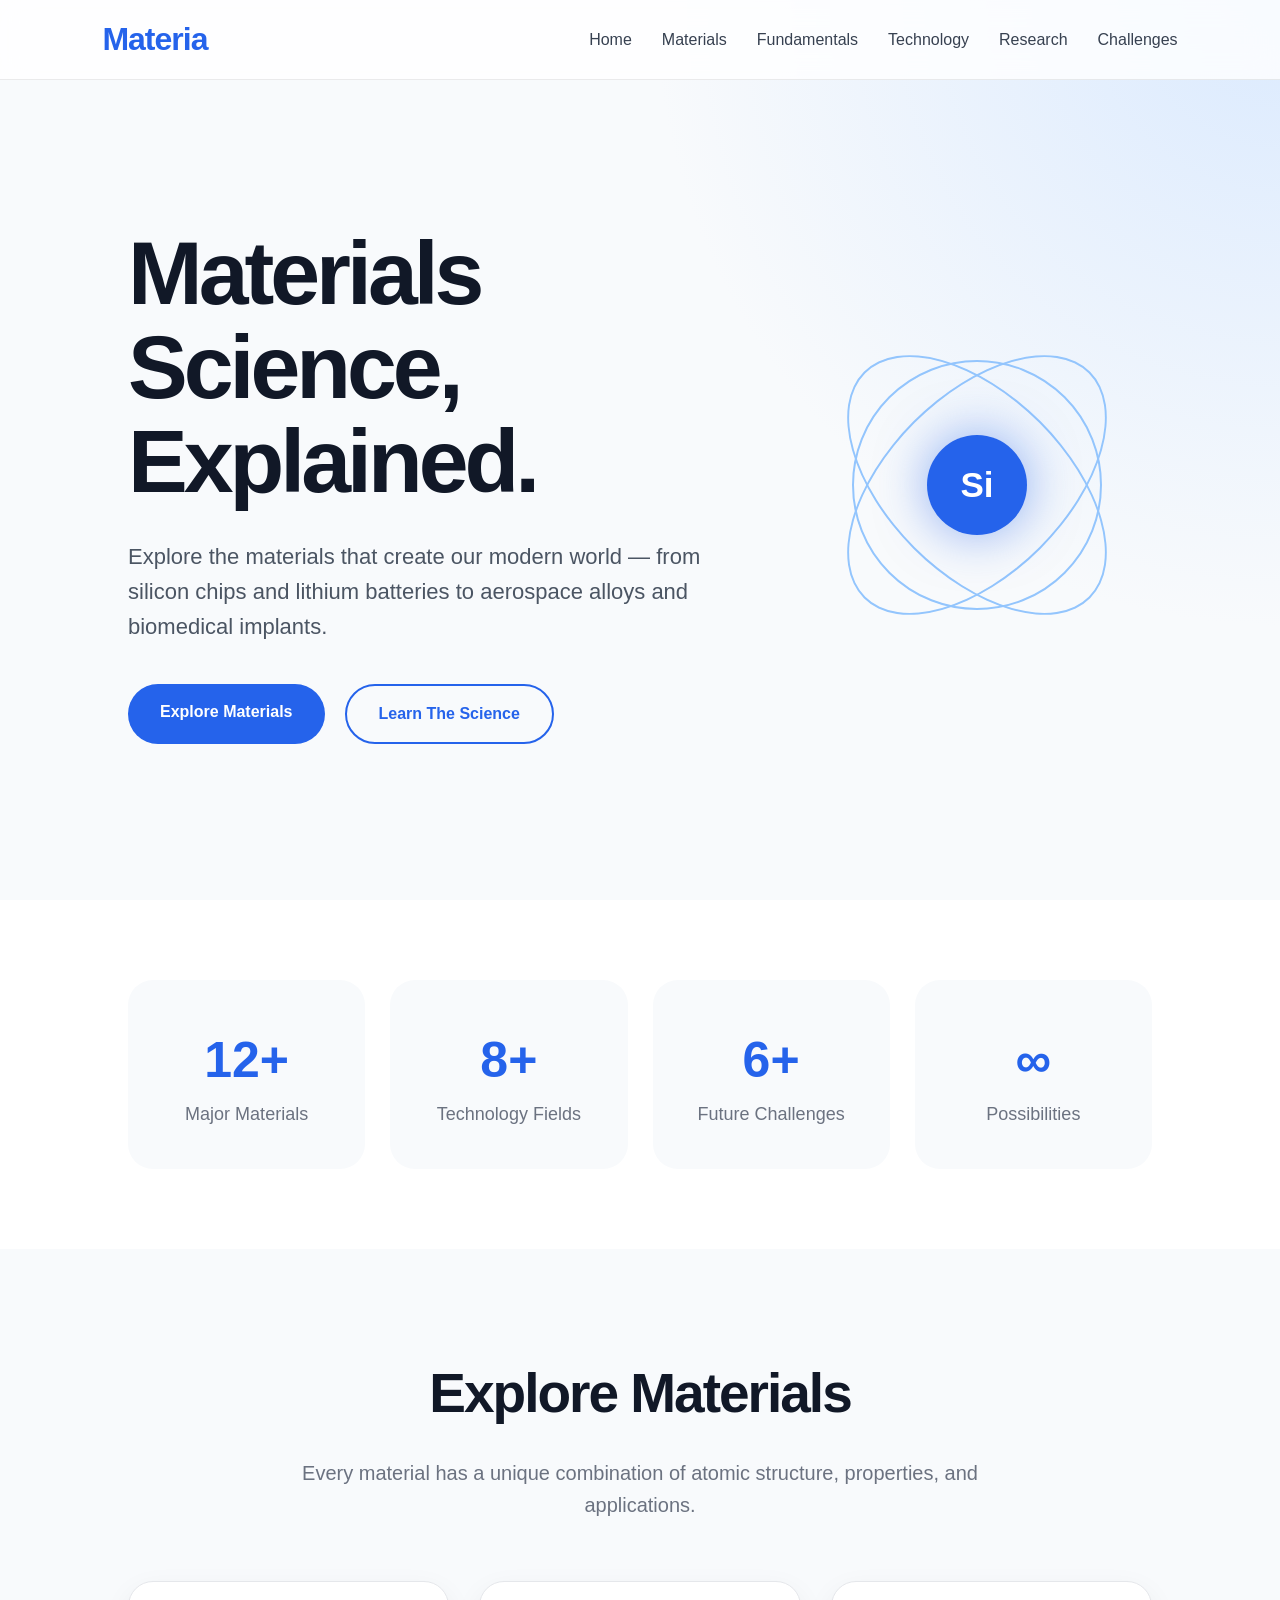
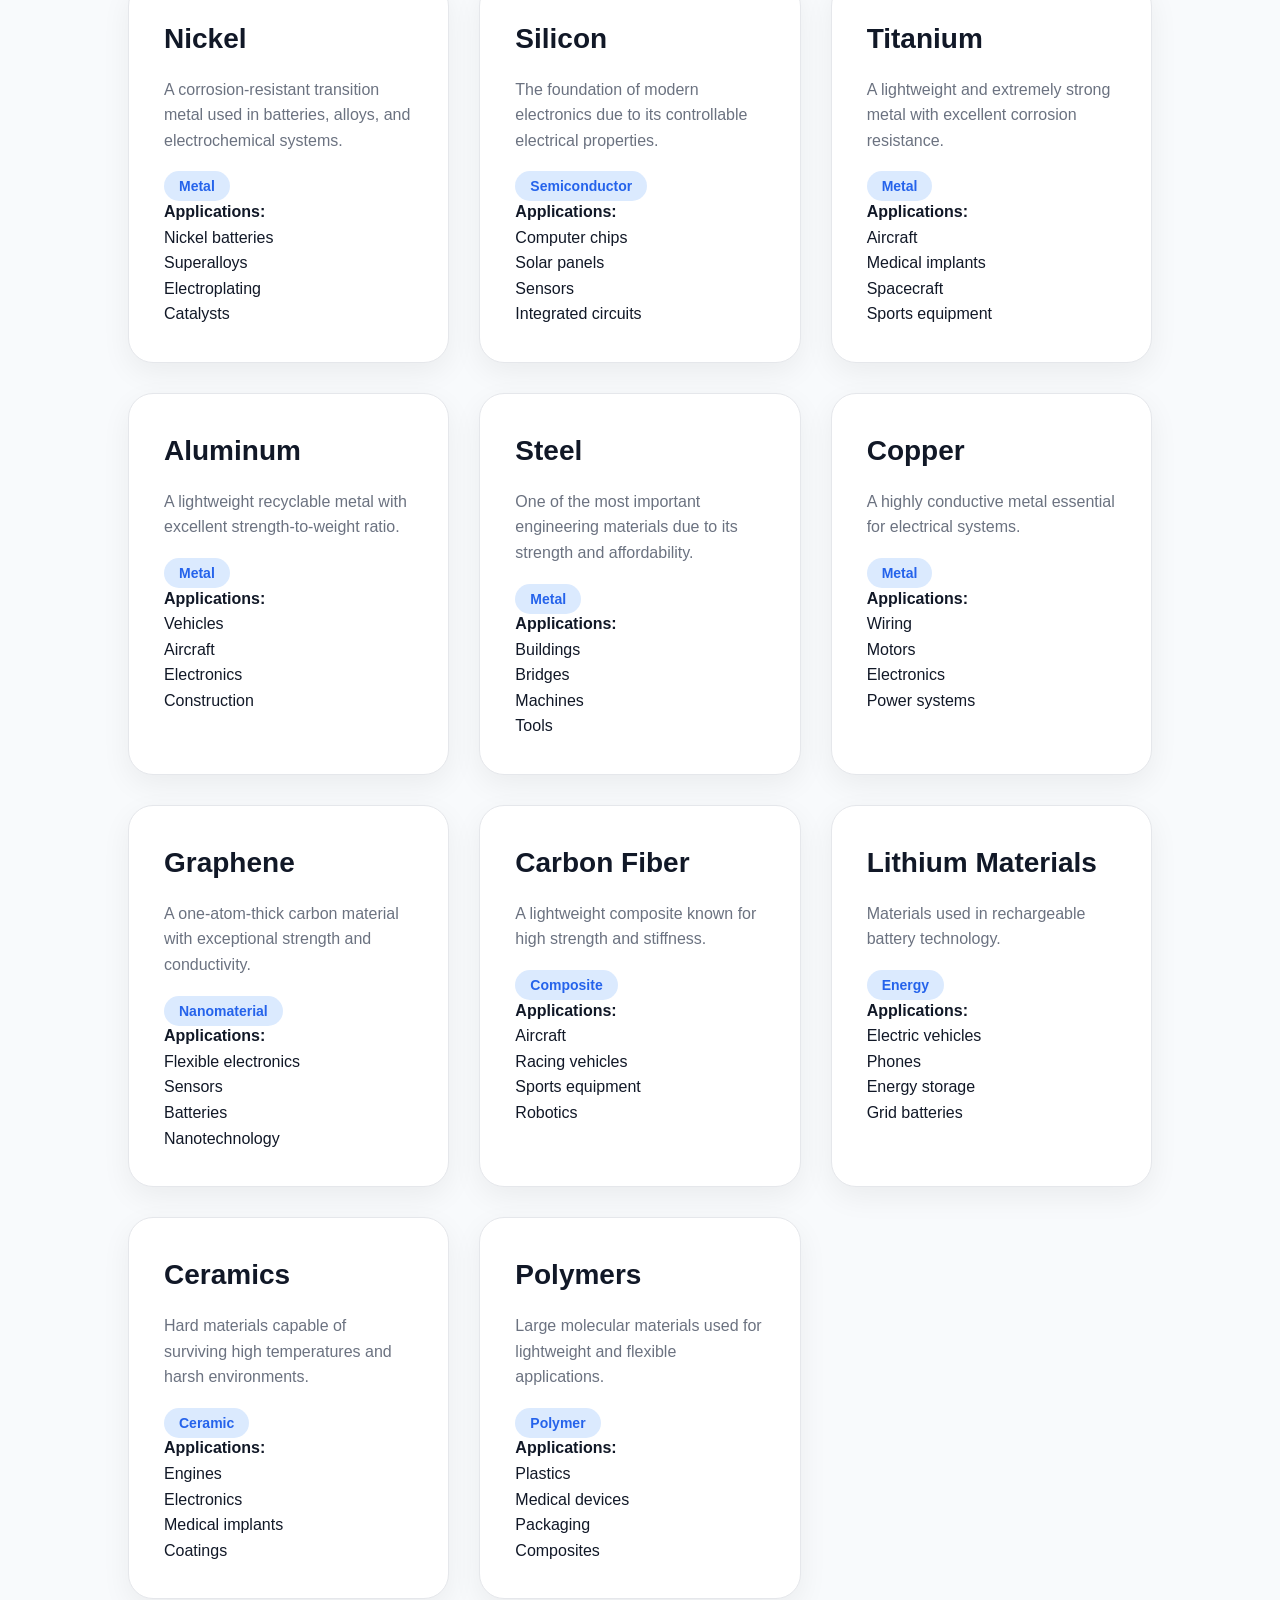
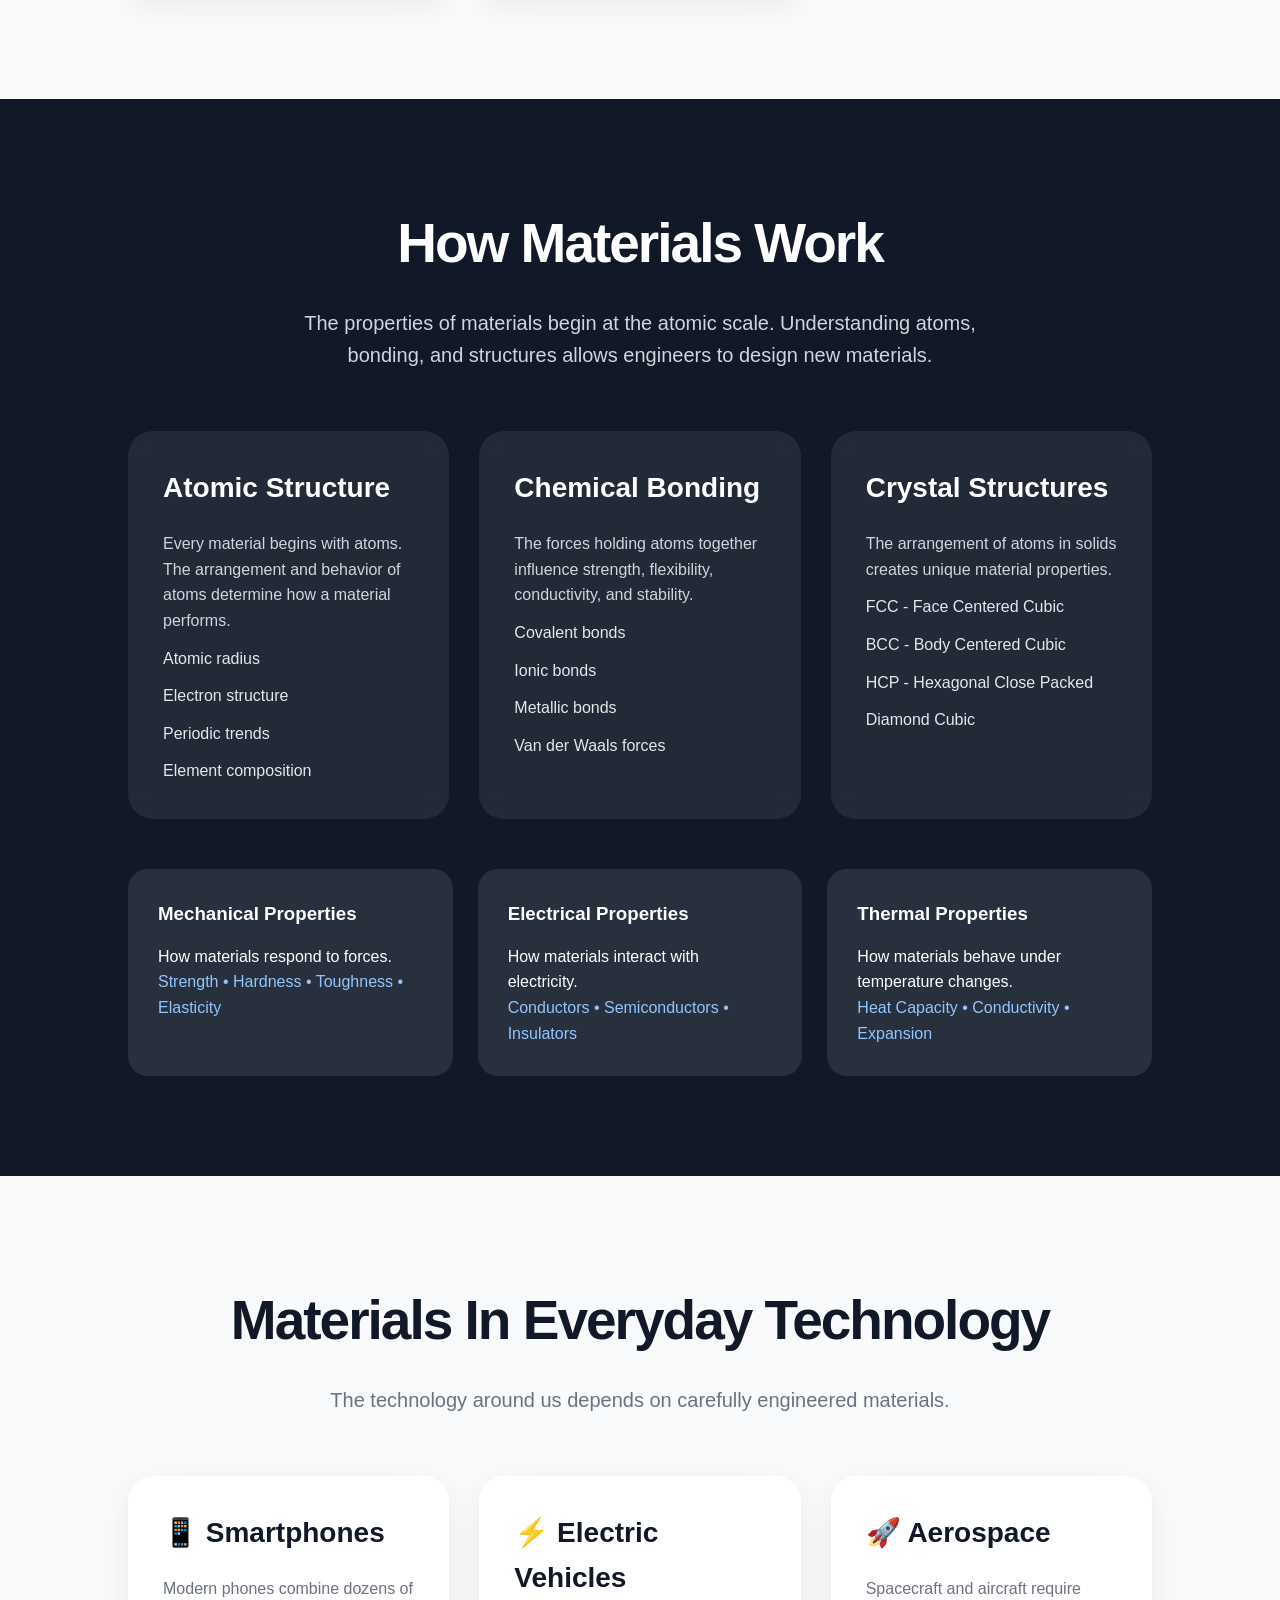
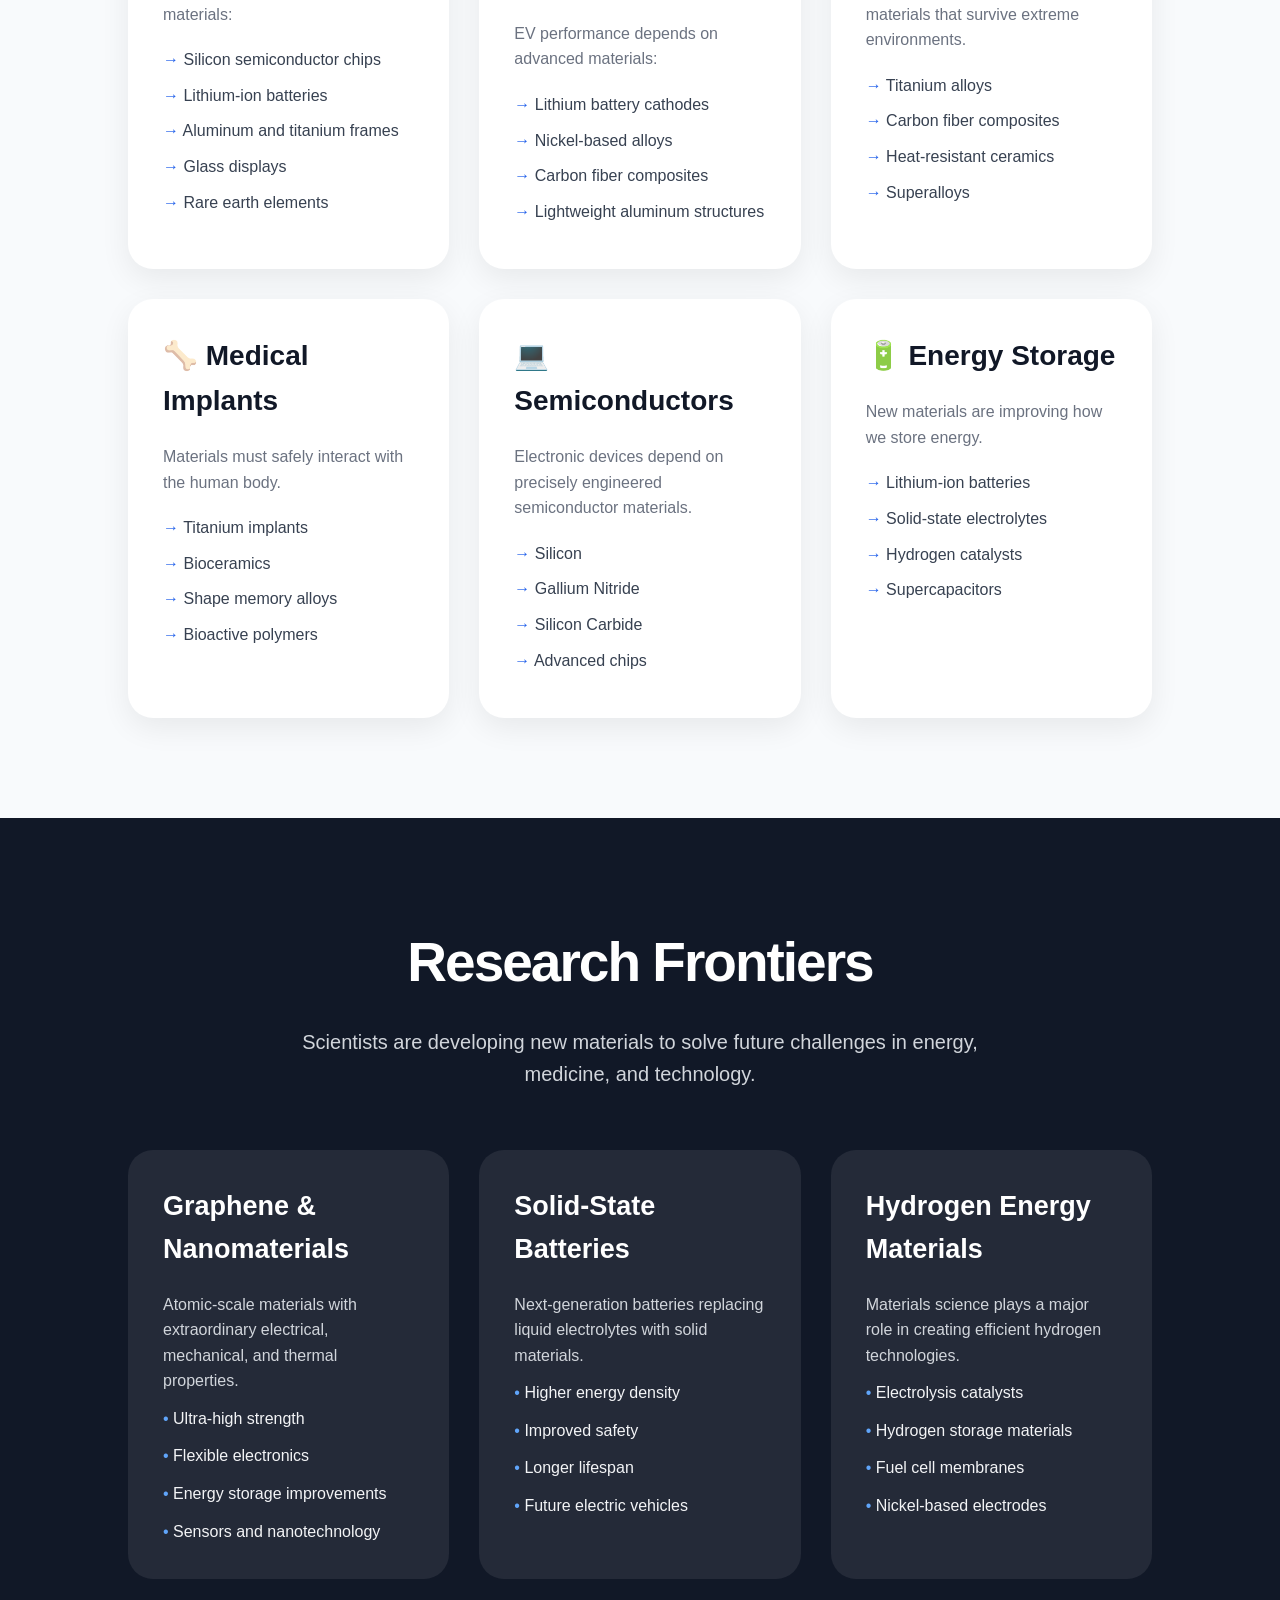
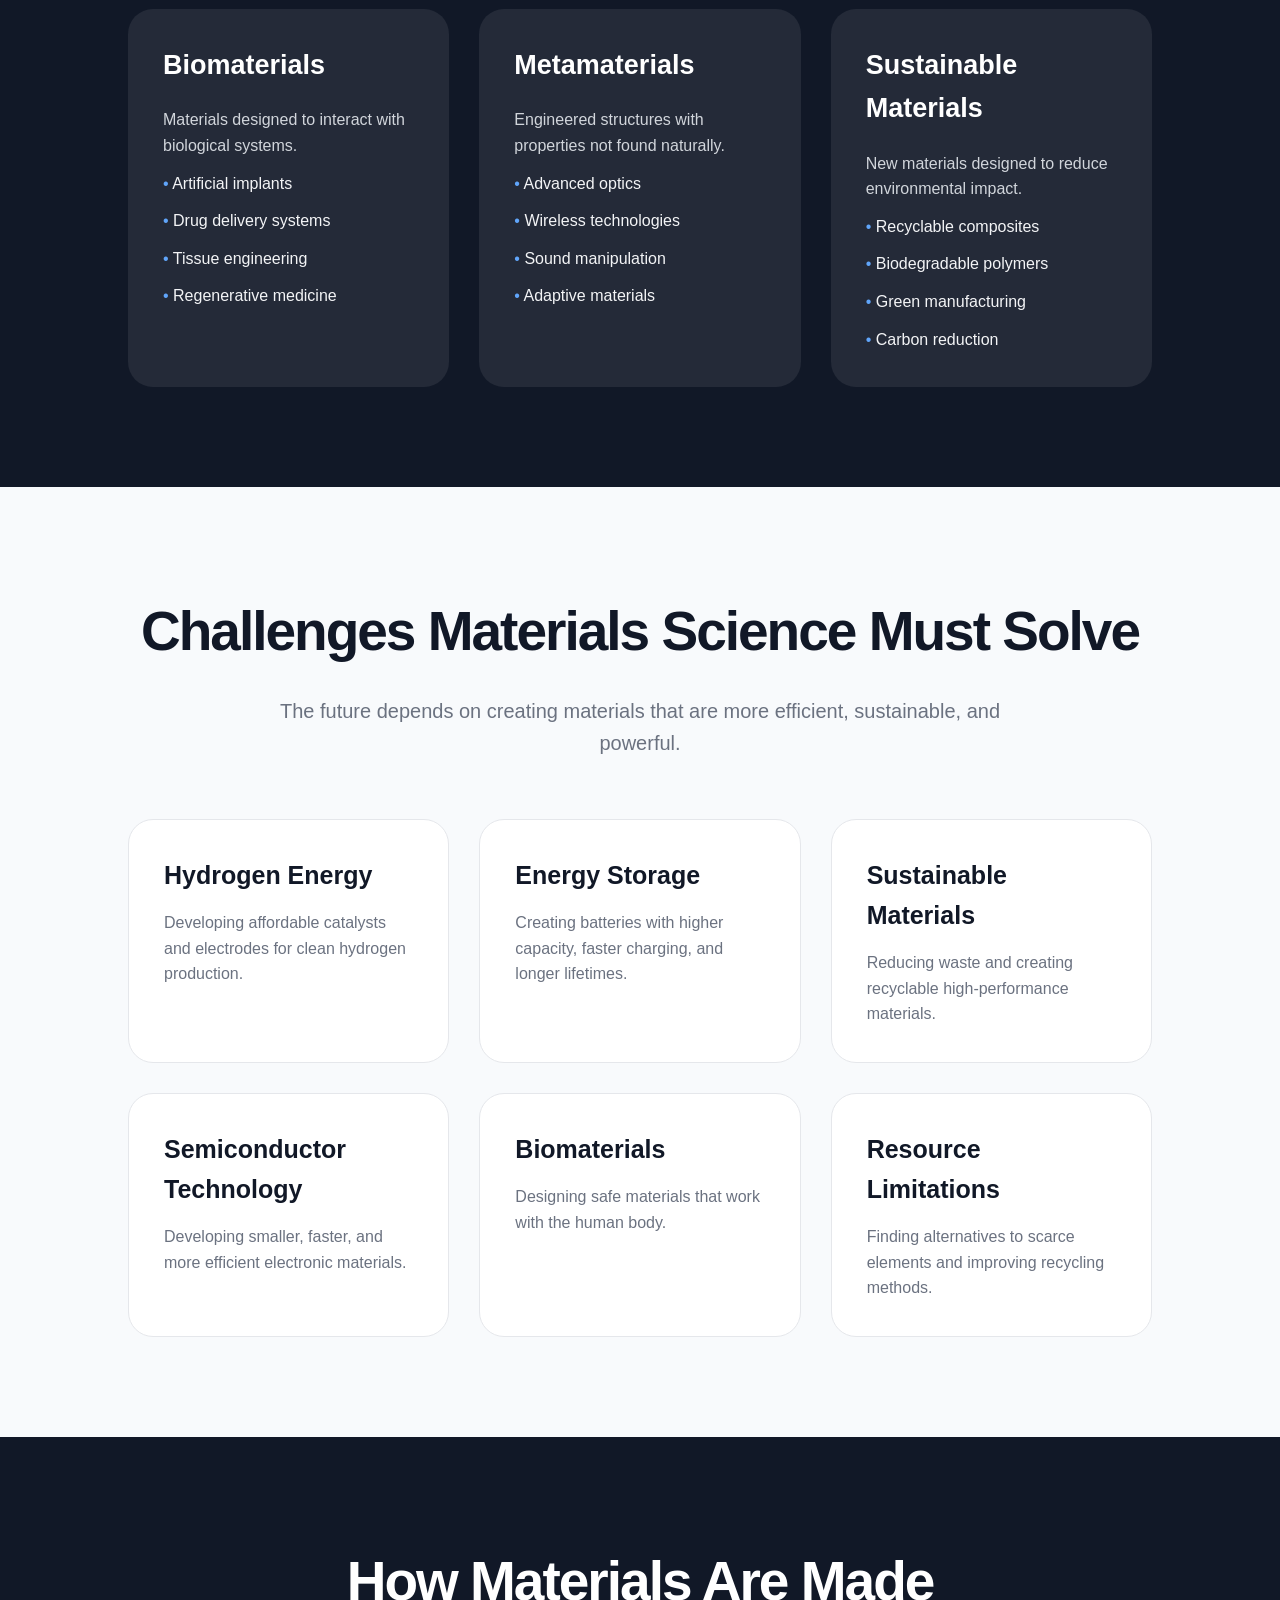
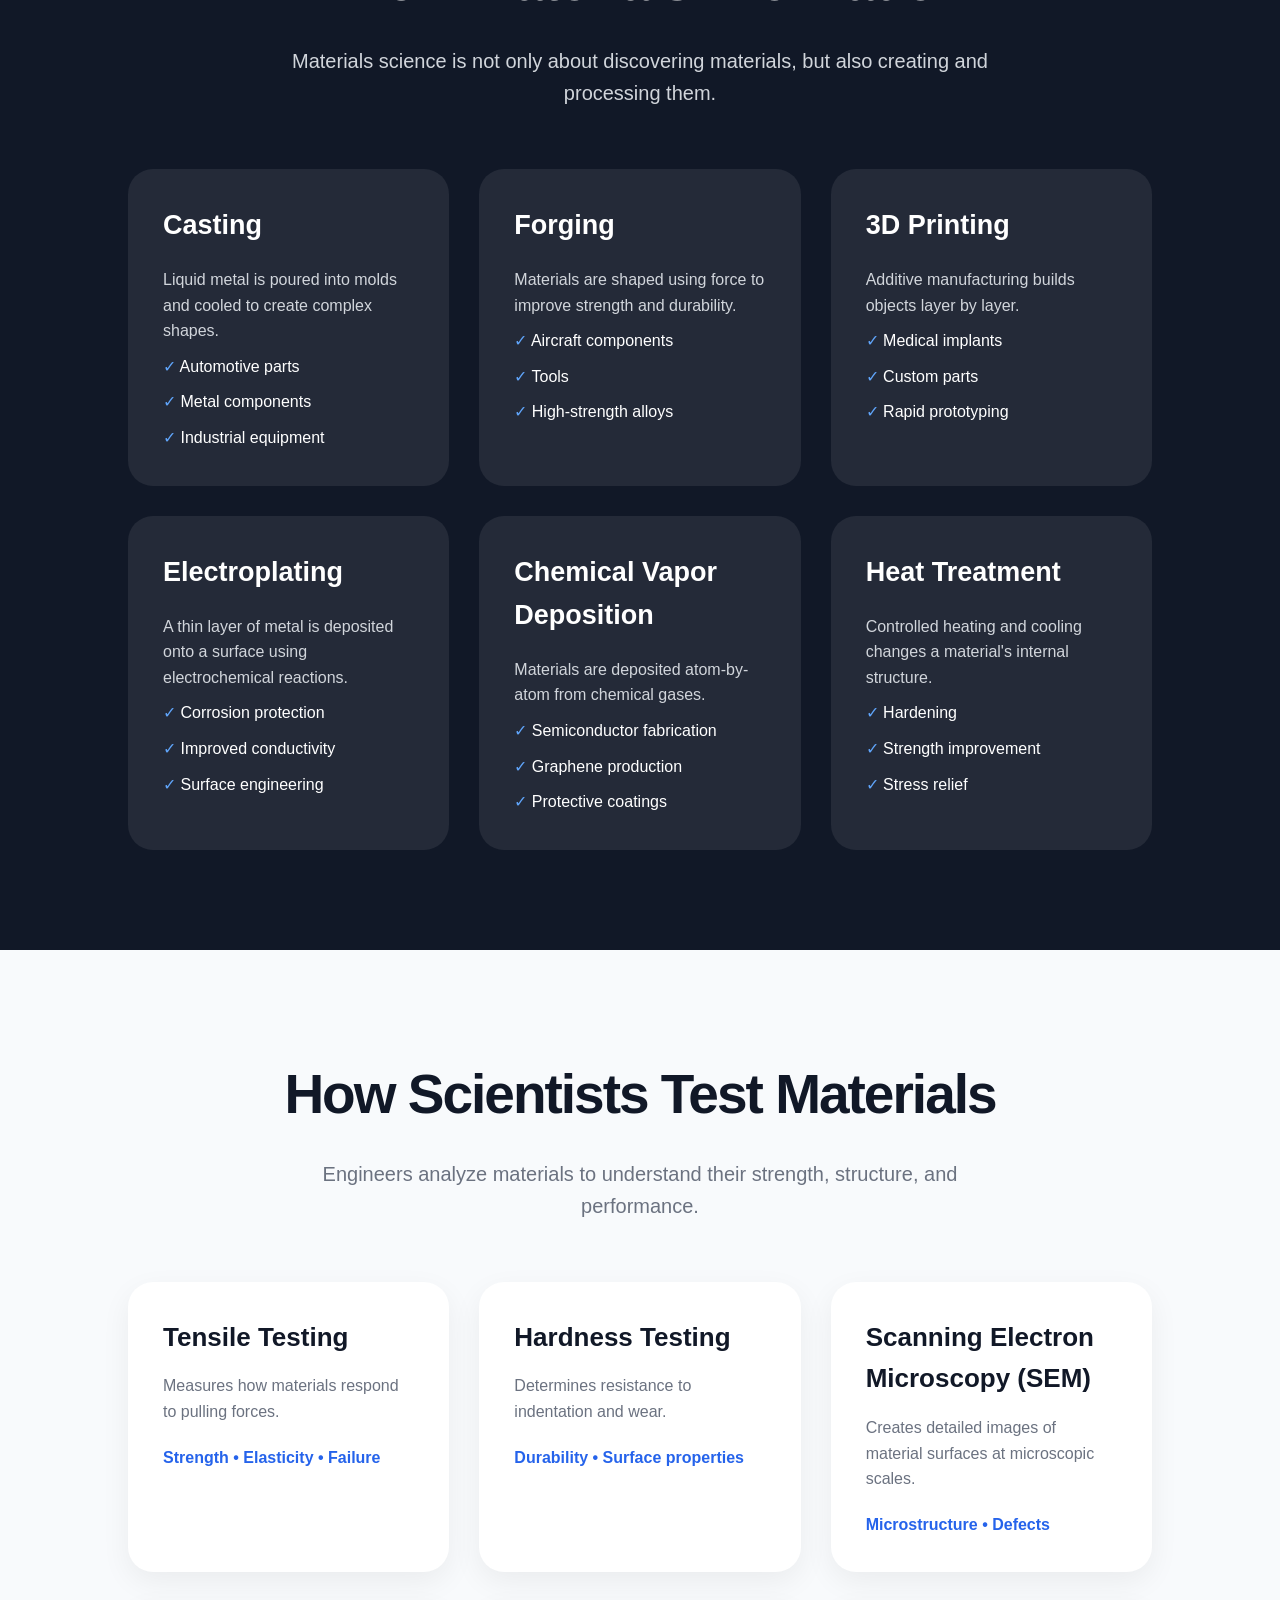
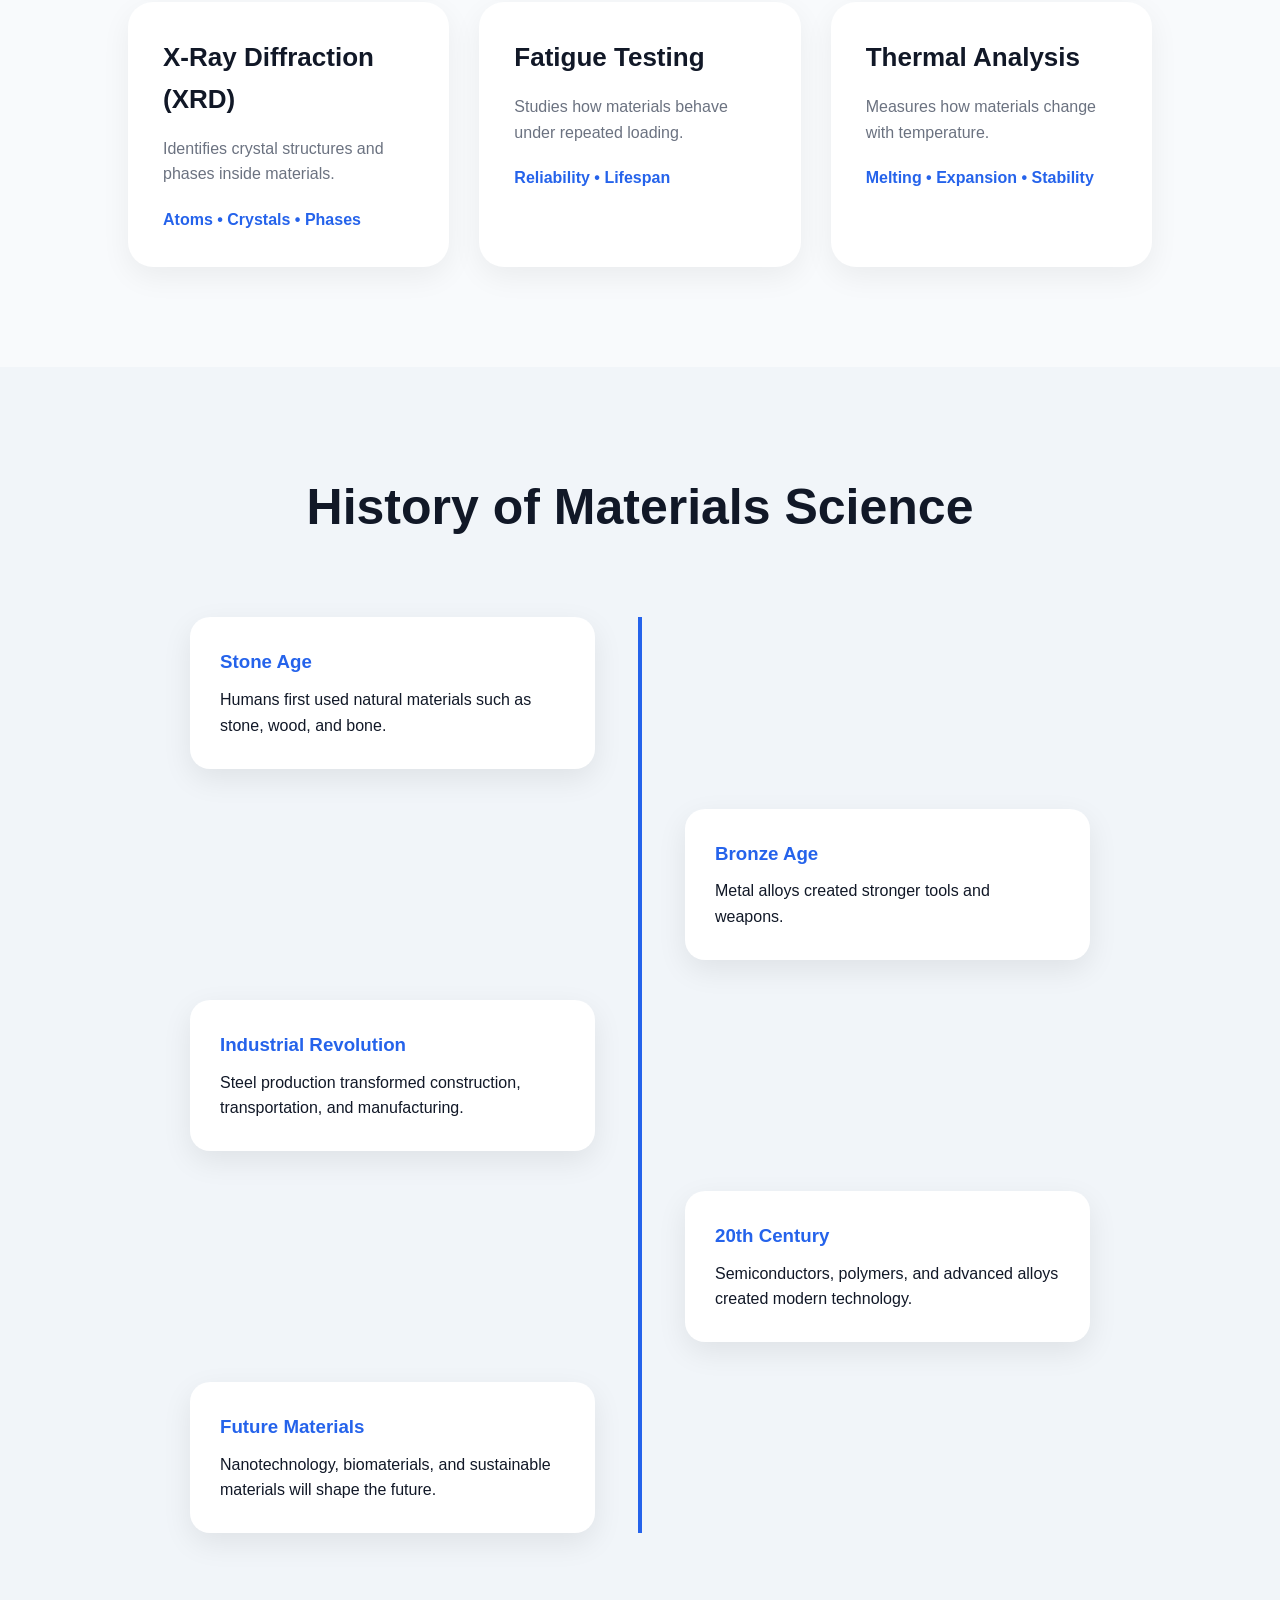
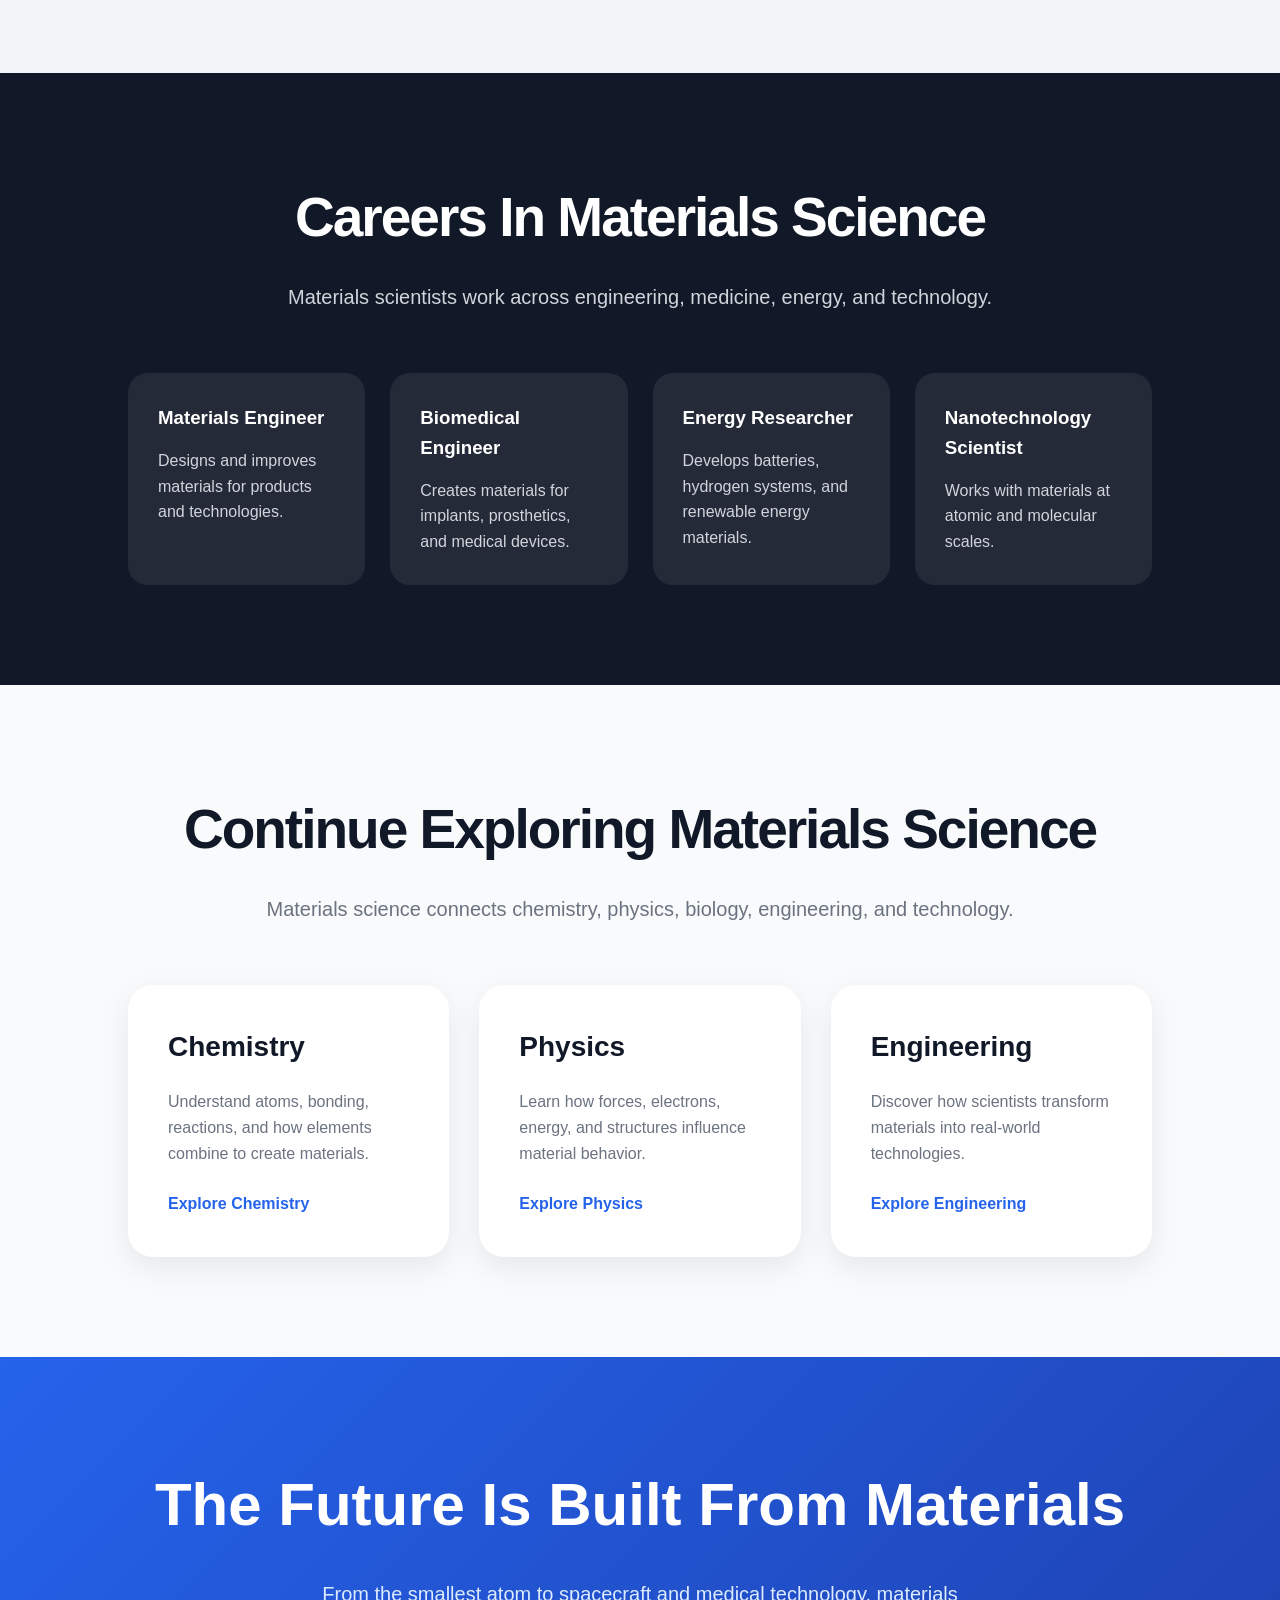
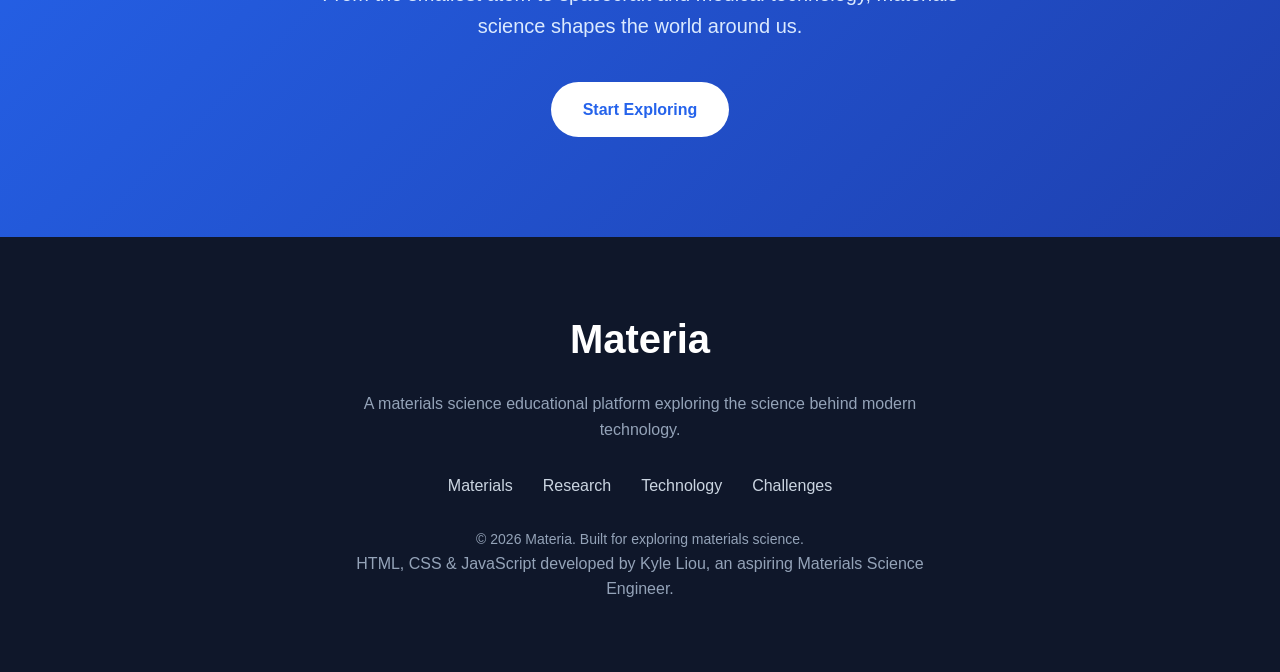
<file: index.html>
<!DOCTYPE html>
<html lang="en">

<head>

<meta charset="UTF-8">

<meta name="viewport" content="width=device-width, initial-scale=1.0">

<meta name="google-site-verification" content="MUERDKx6PtMElONOunnX5nxQFYqYQTvMqiVzoWGsdJM">

<meta name="description" content="Materia is an educational materials science website exploring engineering materials, semiconductors, biomaterials, nanotechnology, energy storage, aerospace materials, and future technologies.">

<meta name="author" content="Kyle Liou">

<title>
Materia - Exploring Materials Science, Engineering & Future Technologies
</title>

<link rel="stylesheet" href="style.css">
<link rel="icon" type="image/jpeg" href="Favicon.jpg">
</head>

<body>

<!-- ================================
     NAVIGATION
================================ -->


<header>

<nav class="navbar">

<div class="logo">
Materia
</div>


<ul class="nav-links">

<li>
<a href="#home">Home</a>
</li>

<li>
<a href="#materials">Materials</a>
</li>

<li>
<a href="#fundamentals">Fundamentals</a>
</li>

<li>
<a href="#technology">Technology</a>
</li>

<li>
<a href="#research">Research</a>
</li>

<li>
<a href="#challenges">Challenges</a>
</li>

</ul>


</nav>

</header>





<!-- ================================
     HERO SECTION
================================ -->


<section id="home" class="hero">


<div class="hero-content">


<h1>
Materials Science,
<br>
Explained.
</h1>


<p>

Explore the materials that create our modern world —
from silicon chips and lithium batteries
to aerospace alloys and biomedical implants.

</p>



<div class="hero-buttons">


<a href="#materials" class="button primary">

Explore Materials

</a>



<a href="#fundamentals" class="button secondary">

Learn The Science

</a>


</div>


</div>





<div class="atomic-model">


<div class="orbit orbit-one"></div>

<div class="orbit orbit-two"></div>

<div class="orbit orbit-three"></div>


<div class="atom-core">

Si

</div>


</div>



</section>







<!-- ================================
     STATISTICS
================================ -->


<section class="stats">


<div class="stat">

<h2>
12+
</h2>

<p>
Major Materials
</p>

</div>



<div class="stat">

<h2>
8
</h2>

<p>
Technology Fields
</p>

</div>



<div class="stat">

<h2>
6
</h2>

<p>
Future Challenges
</p>

</div>



<div class="stat">

<h2>
∞
</h2>

<p>
Possibilities
</p>

</div>


</section>






<!-- ================================
     MATERIALS SECTION
================================ -->


<section id="materials" class="section">


<h2>
Explore Materials
</h2>


<p class="subtitle">

Every material has a unique combination of
atomic structure, properties, and applications.

</p>




<div class="material-grid">



<div class="material-card">

<h3>
Nickel
</h3>

<p>

A corrosion-resistant metal used in
batteries, alloys, and electrochemical systems.

</p>

<span>
Metal
</span>

</div>





<div class="material-card">

<h3>
Silicon
</h3>

<p>

The foundation of modern electronics
and semiconductor technology.

</p>

<span>
Semiconductor
</span>

</div>





<div class="material-card">

<h3>
Titanium
</h3>

<p>

A lightweight, strong, and biocompatible
metal used in aerospace and medicine.

</p>

<span>
Metal
</span>

</div>





<div class="material-card">

<h3>
Aluminum
</h3>

<p>

A lightweight metal valued for strength,
conductivity, and recyclability.

</p>

<span>
Metal
</span>

</div>





<div class="material-card">

<h3>
Graphene
</h3>

<p>

A single layer of carbon atoms with
exceptional electrical and mechanical properties.

</p>

<span>
Nanomaterial
</span>

</div>





<div class="material-card">

<h3>
Carbon Fiber
</h3>

<p>

A high-performance composite used
in aerospace and advanced engineering.

</p>

<span>
Composite
</span>

</div>





<div class="material-card">

<h3>
Lithium Materials
</h3>

<p>

Materials enabling rechargeable batteries
for modern energy storage.

</p>

<span>
Energy
</span>

</div>





<div class="material-card">

<h3>
Ceramics
</h3>

<p>

Hard, heat-resistant materials used
in electronics, medicine, and engines.

</p>

<span>
Ceramic
</span>

</div>





<div class="material-card">

<h3>
Polymers
</h3>

<p>

Lightweight molecular materials with
flexibility and chemical resistance.

</p>

<span>
Polymer
</span>

</div>



</div>


</section>
<!-- ================================
     FUNDAMENTALS SECTION
================================ -->


<section id="fundamentals" class="section dark-section">


<h2>
How Materials Work
</h2>


<p class="subtitle">

The properties of materials begin at the atomic scale.
Understanding atoms, bonding, and structures allows
engineers to design new materials.

</p>




<div class="science-grid">



<div class="science-card">

<h3>
Atomic Structure
</h3>

<p>

Every material begins with atoms.
The arrangement and behavior of atoms determine
how a material performs.

</p>

<ul>

<li>Atomic radius</li>

<li>Electron structure</li>

<li>Periodic trends</li>

<li>Element composition</li>

</ul>

</div>





<div class="science-card">

<h3>
Chemical Bonding
</h3>

<p>

The forces holding atoms together influence
strength, flexibility, conductivity, and stability.

</p>

<ul>

<li>Covalent bonds</li>

<li>Ionic bonds</li>

<li>Metallic bonds</li>

<li>Van der Waals forces</li>

</ul>

</div>





<div class="science-card">

<h3>
Crystal Structures
</h3>

<p>

The arrangement of atoms in solids creates
unique material properties.

</p>


<ul>

<li>FCC - Face Centered Cubic</li>

<li>BCC - Body Centered Cubic</li>

<li>HCP - Hexagonal Close Packed</li>

<li>Diamond Cubic</li>

</ul>


</div>




</div>








<div class="property-grid">



<div>

<h3>
Mechanical Properties
</h3>

<p>

How materials respond to forces.

</p>

<span>
Strength • Hardness • Toughness • Elasticity
</span>

</div>





<div>

<h3>
Electrical Properties
</h3>

<p>

How materials interact with electricity.

</p>

<span>
Conductors • Semiconductors • Insulators
</span>

</div>





<div>

<h3>
Thermal Properties
</h3>

<p>

How materials behave under temperature changes.

</p>

<span>
Heat Capacity • Conductivity • Expansion
</span>

</div>



</div>



</section>







<!-- ================================
     TECHNOLOGY SECTION
================================ -->


<section id="technology" class="section">


<h2>
Materials In Everyday Technology
</h2>


<p class="subtitle">

The technology around us depends on carefully
engineered materials.

</p>





<div class="technology-grid">





<div class="technology-card">


<h3>
📱 Smartphones
</h3>


<p>

Modern phones combine dozens of materials:

</p>


<ul>

<li>
Silicon semiconductor chips
</li>

<li>
Lithium-ion batteries
</li>

<li>
Aluminum and titanium frames
</li>

<li>
Glass displays
</li>

<li>
Rare earth elements
</li>

</ul>


</div>







<div class="technology-card">


<h3>
⚡ Electric Vehicles
</h3>


<p>

EV performance depends on advanced materials:

</p>


<ul>

<li>
Lithium battery cathodes
</li>

<li>
Nickel-based alloys
</li>

<li>
Carbon fiber composites
</li>

<li>
Lightweight aluminum structures
</li>

</ul>


</div>







<div class="technology-card">


<h3>
🚀 Aerospace
</h3>


<p>

Spacecraft and aircraft require materials
that survive extreme environments.

</p>


<ul>

<li>
Titanium alloys
</li>

<li>
Carbon fiber composites
</li>

<li>
Heat-resistant ceramics
</li>

<li>
Superalloys
</li>

</ul>


</div>







<div class="technology-card">


<h3>
🦴 Medical Implants
</h3>


<p>

Materials must safely interact with the human body.

</p>


<ul>

<li>
Titanium implants
</li>

<li>
Bioceramics
</li>

<li>
Shape memory alloys
</li>

<li>
Bioactive polymers
</li>

</ul>


</div>






<div class="technology-card">


<h3>
💻 Semiconductors
</h3>


<p>

Electronic devices depend on precisely engineered
semiconductor materials.

</p>


<ul>

<li>
Silicon
</li>

<li>
Gallium Nitride
</li>

<li>
Silicon Carbide
</li>

<li>
Advanced chips
</li>

</ul>


</div>






<div class="technology-card">


<h3>
🔋 Energy Storage
</h3>


<p>

New materials are improving how we store energy.

</p>


<ul>

<li>
Lithium-ion batteries
</li>

<li>
Solid-state electrolytes
</li>

<li>
Hydrogen catalysts
</li>

<li>
Supercapacitors
</li>

</ul>


</div>




</div>



</section>
<!-- ================================
     RESEARCH FRONTIERS SECTION
================================ -->


<section id="research" class="section dark-section">


<h2>
Research Frontiers
</h2>


<p class="subtitle">

Scientists are developing new materials to solve
future challenges in energy, medicine, and technology.

</p>




<div class="research-grid">





<div class="research-card">


<h3>
Graphene & Nanomaterials
</h3>


<p>

Atomic-scale materials with extraordinary
electrical, mechanical, and thermal properties.

</p>


<ul>

<li>
Ultra-high strength
</li>

<li>
Flexible electronics
</li>

<li>
Energy storage improvements
</li>

<li>
Sensors and nanotechnology
</li>

</ul>


</div>








<div class="research-card">


<h3>
Solid-State Batteries
</h3>


<p>

Next-generation batteries replacing liquid
electrolytes with solid materials.

</p>


<ul>

<li>
Higher energy density
</li>

<li>
Improved safety
</li>

<li>
Longer lifespan
</li>

<li>
Future electric vehicles
</li>

</ul>


</div>








<div class="research-card">


<h3>
Hydrogen Energy Materials
</h3>


<p>

Materials science plays a major role in creating
efficient hydrogen technologies.

</p>


<ul>

<li>
Electrolysis catalysts
</li>

<li>
Hydrogen storage materials
</li>

<li>
Fuel cell membranes
</li>

<li>
Nickel-based electrodes
</li>

</ul>


</div>








<div class="research-card">


<h3>
Biomaterials
</h3>


<p>

Materials designed to interact with biological
systems.

</p>


<ul>

<li>
Artificial implants
</li>

<li>
Drug delivery systems
</li>

<li>
Tissue engineering
</li>

<li>
Regenerative medicine
</li>

</ul>


</div>








<div class="research-card">


<h3>
Metamaterials
</h3>


<p>

Engineered structures with properties not found
naturally.

</p>


<ul>

<li>
Advanced optics
</li>

<li>
Wireless technologies
</li>

<li>
Sound manipulation
</li>

<li>
Adaptive materials
</li>

</ul>


</div>








<div class="research-card">


<h3>
Sustainable Materials
</h3>


<p>

New materials designed to reduce environmental
impact.

</p>


<ul>

<li>
Recyclable composites
</li>

<li>
Biodegradable polymers
</li>

<li>
Green manufacturing
</li>

<li>
Carbon reduction
</li>

</ul>


</div>




</div>



</section>









<!-- ================================
     GLOBAL CHALLENGES SECTION
================================ -->


<section id="challenges" class="section">


<h2>
Challenges Materials Science Must Solve
</h2>


<p class="subtitle">

The future depends on creating materials that are
more efficient, sustainable, and powerful.

</p>





<div class="challenge-grid">





<div class="challenge-card">


<h3>
Hydrogen Energy
</h3>


<p>

Developing affordable catalysts and electrodes
for clean hydrogen production.

</p>


</div>







<div class="challenge-card">


<h3>
Energy Storage
</h3>


<p>

Creating batteries with higher capacity,
faster charging, and longer lifetimes.

</p>


</div>







<div class="challenge-card">


<h3>
Sustainable Materials
</h3>


<p>

Reducing waste and creating recyclable
high-performance materials.

</p>


</div>







<div class="challenge-card">


<h3>
Semiconductor Technology
</h3>


<p>

Developing smaller, faster, and more efficient
electronic materials.

</p>


</div>







<div class="challenge-card">


<h3>
Biomaterials
</h3>


<p>

Designing safe materials that work with the
human body.

</p>


</div>







<div class="challenge-card">


<h3>
Resource Limitations
</h3>


<p>

Finding alternatives to scarce elements and
improving recycling methods.

</p>


</div>





</div>



</section>
<!-- ================================
     MANUFACTURING SECTION
================================ -->


<section id="manufacturing" class="section dark-section">


<h2>
How Materials Are Made
</h2>


<p class="subtitle">

Materials science is not only about discovering materials,
but also creating and processing them.

</p>





<div class="manufacturing-grid">





<div class="manufacturing-card">


<h3>
Casting
</h3>


<p>

Liquid metal is poured into molds and cooled
to create complex shapes.

</p>


<ul>

<li>
Automotive parts
</li>

<li>
Metal components
</li>

<li>
Industrial equipment
</li>

</ul>


</div>








<div class="manufacturing-card">


<h3>
Forging
</h3>


<p>

Materials are shaped using force to improve
strength and durability.

</p>


<ul>

<li>
Aircraft components
</li>

<li>
Tools
</li>

<li>
High-strength alloys
</li>

</ul>


</div>








<div class="manufacturing-card">


<h3>
3D Printing
</h3>


<p>

Additive manufacturing builds objects layer by layer.

</p>


<ul>

<li>
Medical implants
</li>

<li>
Custom parts
</li>

<li>
Rapid prototyping
</li>

</ul>


</div>








<div class="manufacturing-card">


<h3>
Electroplating
</h3>


<p>

A thin layer of metal is deposited onto a surface
using electrochemical reactions.

</p>


<ul>

<li>
Corrosion protection
</li>

<li>
Improved conductivity
</li>

<li>
Surface engineering
</li>

</ul>


</div>








<div class="manufacturing-card">


<h3>
Chemical Vapor Deposition
</h3>


<p>

Materials are deposited atom-by-atom from
chemical gases.

</p>


<ul>

<li>
Semiconductor fabrication
</li>

<li>
Graphene production
</li>

<li>
Protective coatings
</li>

</ul>


</div>








<div class="manufacturing-card">


<h3>
Heat Treatment
</h3>


<p>

Controlled heating and cooling changes a
material's internal structure.

</p>


<ul>

<li>
Hardening
</li>

<li>
Strength improvement
</li>

<li>
Stress relief
</li>

</ul>


</div>




</div>


</section>









<!-- ================================
     MATERIAL TESTING SECTION
================================ -->


<section id="testing" class="section">


<h2>
How Scientists Test Materials
</h2>


<p class="subtitle">

Engineers analyze materials to understand their
strength, structure, and performance.

</p>





<div class="testing-grid">





<div class="testing-card">


<h3>
Tensile Testing
</h3>


<p>

Measures how materials respond to pulling forces.

</p>


<span>

Strength • Elasticity • Failure

</span>


</div>







<div class="testing-card">


<h3>
Hardness Testing
</h3>


<p>

Determines resistance to indentation and wear.

</p>


<span>

Durability • Surface properties

</span>


</div>







<div class="testing-card">


<h3>
Scanning Electron Microscopy (SEM)
</h3>


<p>

Creates detailed images of material surfaces
at microscopic scales.

</p>


<span>

Microstructure • Defects

</span>


</div>







<div class="testing-card">


<h3>
X-Ray Diffraction (XRD)
</h3>


<p>

Identifies crystal structures and phases inside
materials.

</p>


<span>

Atoms • Crystals • Phases

</span>


</div>







<div class="testing-card">


<h3>
Fatigue Testing
</h3>


<p>

Studies how materials behave under repeated
loading.

</p>


<span>

Reliability • Lifespan

</span>


</div>







<div class="testing-card">


<h3>
Thermal Analysis
</h3>


<p>

Measures how materials change with temperature.

</p>


<span>

Melting • Expansion • Stability

</span>


</div>





</div>


</section>









<!-- ================================
     MATERIALS SCIENCE TIMELINE
================================ -->


<section class="timeline-section">


<h2>
History of Materials Science
</h2>





<div class="timeline">





<div class="timeline-item">


<h3>
Stone Age
</h3>


<p>

Humans first used natural materials such as
stone, wood, and bone.

</p>


</div>







<div class="timeline-item">


<h3>
Bronze Age
</h3>


<p>

Metal alloys created stronger tools and weapons.

</p>


</div>







<div class="timeline-item">


<h3>
Industrial Revolution
</h3>


<p>

Steel production transformed construction,
transportation, and manufacturing.

</p>


</div>







<div class="timeline-item">


<h3>
20th Century
</h3>


<p>

Semiconductors, polymers, and advanced alloys
created modern technology.

</p>


</div>







<div class="timeline-item">


<h3>
Future Materials
</h3>


<p>

Nanotechnology, biomaterials, and sustainable
materials will shape the future.

</p>


</div>




</div>


</section>









<!-- ================================
     CAREERS SECTION
================================ -->


<section class="section dark-section">


<h2>
Careers In Materials Science
</h2>


<p class="subtitle">

Materials scientists work across engineering,
medicine, energy, and technology.

</p>





<div class="career-grid">





<div class="career-card">


<h3>
Materials Engineer
</h3>


<p>

Designs and improves materials for products
and technologies.

</p>


</div>







<div class="career-card">


<h3>
Biomedical Engineer
</h3>


<p>

Creates materials for implants, prosthetics,
and medical devices.

</p>


</div>







<div class="career-card">


<h3>
Energy Researcher
</h3>


<p>

Develops batteries, hydrogen systems, and
renewable energy materials.

</p>


</div>







<div class="career-card">


<h3>
Nanotechnology Scientist
</h3>


<p>

Works with materials at atomic and molecular
scales.

</p>


</div>





</div>


</section>
<!-- ================================
     LEARNING RESOURCES SECTION
================================ -->


<section class="section">


<h2>
Continue Exploring Materials Science
</h2>


<p class="subtitle">

Materials science connects chemistry, physics,
biology, engineering, and technology.

</p>




<div class="resource-grid">





<div class="resource-card">


<h3>
Chemistry
</h3>


<p>

Understand atoms, bonding, reactions, and
how elements combine to create materials.

</p>


<a href="#fundamentals">

Explore Chemistry

</a>


</div>







<div class="resource-card">


<h3>
Physics
</h3>


<p>

Learn how forces, electrons, energy, and
structures influence material behavior.

</p>


<a href="#fundamentals">

Explore Physics

</a>


</div>







<div class="resource-card">


<h3>
Engineering
</h3>


<p>

Discover how scientists transform materials
into real-world technologies.

</p>


<a href="#technology">

Explore Engineering

</a>


</div>






</div>


</section>









<!-- ================================
     FINAL CALL TO ACTION
================================ -->


<section class="cta">


<h2>
The Future Is Built From Materials
</h2>


<p>

From the smallest atom to spacecraft and
medical technology, materials science shapes
the world around us.

</p>


<a href="#materials" class="button primary">

Start Exploring

</a>


</section>









<!-- ================================
     FOOTER
================================ -->


<footer>


<div class="footer-content">


<h2>
Materia
</h2>


<p>

A materials science educational platform
exploring the science behind modern technology.

</p>



<div class="footer-links">


<a href="#materials">
Materials
</a>


<a href="#research">
Research
</a>


<a href="#technology">
Technology
</a>


<a href="#challenges">
Challenges
</a>


</div>



<p class="copyright">

© 2026 Materia. Built for exploring materials science.

</p>

  <p class="developer-credit">

HTML, CSS & JavaScript developed by Kyle Liou,
an aspiring Materials Science Engineer.

</p>


</div>


</footer>








<script src="script.js"></script>


</body>

</html>
</file>
<file: style.css>
/* ==========================================
   MATERIA MATERIALS SCIENCE WEBSITE
   COMPLETE STYLE SYSTEM
========================================== */


/* ==========================================
   GLOBAL RESET
========================================== */


* {

    margin: 0;
    padding: 0;
    box-sizing: border-box;

}



html {

    scroll-behavior: smooth;

}



body {

    font-family:
    Inter,
    Arial,
    Helvetica,
    sans-serif;

    background:
    #f8fafc;

    color:
    #111827;

    line-height:
    1.6;

}



a {

    text-decoration:
    none;

}



ul {

    list-style:
    none;

}





/* ==========================================
   NAVIGATION BAR
========================================== */


.navbar {


    position:
    fixed;


    top:
    0;


    left:
    0;


    width:
    100%;


    height:
    80px;


    display:
    flex;


    align-items:
    center;


    justify-content:
    space-between;



    padding:
    0 8%;


    background:
    rgba(255,255,255,0.8);


    backdrop-filter:
    blur(15px);


    border-bottom:
    1px solid rgba(0,0,0,0.08);



    z-index:
    1000;


}





.logo {


    font-size:
    32px;


    font-weight:
    800;


    letter-spacing:
    -1px;


    color:
    #2563eb;


}






.nav-links {


    display:
    flex;


    gap:
    30px;


}



.nav-links a {


    color:
    #374151;


    font-weight:
    500;


    transition:
    .3s;


}




.nav-links a:hover {


    color:
    #2563eb;


}





/* ==========================================
   HERO SECTION
========================================== */



.hero {


    min-height:
    100vh;


    padding:
    150px 10% 80px;


    display:
    flex;


    align-items:
    center;


    justify-content:
    space-between;



    background:


    radial-gradient(
    circle at top right,
    #dbeafe,
    transparent 40%
    );


}






.hero-content {


    max-width:
    650px;


}



.hero h1 {


    font-size:
    clamp(
    50px,
    7vw,
    90px
    );


    line-height:
    1.05;


    letter-spacing:
    -4px;



    color:
    #111827;


}




.hero p {


    margin-top:
    30px;


    font-size:
    22px;


    color:
    #4b5563;


    max-width:
    600px;


}








/* ==========================================
   BUTTONS
========================================== */


.hero-buttons {


    display:
    flex;


    gap:
    20px;


    margin-top:
    40px;


}



.button {


    padding:
    15px 32px;


    border-radius:
    50px;


    font-weight:
    600;


    transition:
    .3s;


    display:
    inline-block;


}




.primary {


    background:
    #2563eb;


    color:
    white;


}




.primary:hover {


    transform:
    translateY(-4px);


    box-shadow:
    0 10px 25px rgba(37,99,235,.3);


}





.secondary {


    border:
    2px solid #2563eb;


    color:
    #2563eb;


}





.secondary:hover {


    background:
    #2563eb;


    color:
    white;


}






/* ==========================================
   ATOMIC MODEL
========================================== */



.atomic-model {


    width:
    350px;


    height:
    350px;


    position:
    relative;


}





.atom-core {


    position:
    absolute;


    top:
    50%;


    left:
    50%;


    transform:
    translate(-50%,-50%);



    width:
    100px;


    height:
    100px;


    border-radius:
    50%;


    background:
    #2563eb;


    color:
    white;


    display:
    flex;


    align-items:
    center;


    justify-content:
    center;


    font-size:
    35px;


    font-weight:
    700;


    box-shadow:
    0 0 50px rgba(37,99,235,.5);


}





.orbit {


    position:
    absolute;


    top:
    50%;


    left:
    50%;


    transform:
    translate(-50%,-50%);


    border:
    2px solid #93c5fd;


    border-radius:
    50%;


}




.orbit-one {


    width:
    250px;


    height:
    250px;


}





.orbit-two {


    width:
    320px;


    height:
    180px;


    transform:
    translate(-50%,-50%)
    rotate(45deg);


}





.orbit-three {


    width:
    320px;


    height:
    180px;


    transform:
    translate(-50%,-50%)
    rotate(-45deg);


}
/* ==========================================
   STATISTICS SECTION
========================================== */


.stats {


    display:
    grid;


    grid-template-columns:
    repeat(4,1fr);



    gap:
    25px;



    padding:
    80px 10%;



    background:
    white;


}




.stat {


    background:
    #f8fafc;


    padding:
    40px;


    border-radius:
    25px;


    text-align:
    center;



    transition:
    .3s;


}




.stat:hover {


    transform:
    translateY(-8px);


    box-shadow:
    0 15px 40px rgba(0,0,0,.08);


}




.stat h2 {


    font-size:
    50px;


    color:
    #2563eb;


}





.stat p {


    color:
    #6b7280;


    font-size:
    18px;


}






/* ==========================================
   GENERAL SECTION STYLING
========================================== */



.section {


    padding:
    100px 10%;


}





.section h2 {


    text-align:
    center;


    font-size:
    clamp(
    35px,
    5vw,
    55px
    );


    margin-bottom:
    20px;


    letter-spacing:
    -2px;


}





.subtitle {


    max-width:
    750px;


    margin:
    0 auto 60px;


    text-align:
    center;


    color:
    #6b7280;


    font-size:
    20px;


}





.dark-section {


    background:
    #111827;


    color:
    white;


}





.dark-section .subtitle {


    color:
    #d1d5db;


}






/* ==========================================
   MATERIAL GRID
========================================== */



.material-grid {


    display:
    grid;


    grid-template-columns:
    repeat(
    3,
    1fr
    );


    gap:
    30px;


}





.material-card {


    background:
    white;


    padding:
    35px;


    border-radius:
    25px;


    box-shadow:
    0 10px 30px rgba(0,0,0,.06);



    transition:
    .3s;


    border:
    1px solid #e5e7eb;


}




.material-card:hover {


    transform:
    translateY(-10px);


    box-shadow:
    0 20px 40px rgba(0,0,0,.12);


}





.material-card h3 {


    font-size:
    28px;


    margin-bottom:
    15px;


    color:
    #111827;


}





.material-card p {


    color:
    #6b7280;


    margin-bottom:
    20px;


}





.material-card span {


    background:
    #dbeafe;


    color:
    #2563eb;


    padding:
    7px 15px;


    border-radius:
    20px;


    font-size:
    14px;


    font-weight:
    600;


}








/* ==========================================
   FUNDAMENTALS SCIENCE CARDS
========================================== */



.science-grid {


    display:
    grid;


    grid-template-columns:
    repeat(
    3,
    1fr
    );


    gap:
    30px;


}





.science-card {


    background:
    rgba(255,255,255,.08);


    padding:
    35px;


    border-radius:
    25px;



    backdrop-filter:
    blur(10px);


}





.science-card h3 {


    font-size:
    28px;


    margin-bottom:
    20px;


}





.science-card p {


    color:
    #d1d5db;


}





.science-card li {


    margin-top:
    12px;


    color:
    #e5e7eb;


}






/* ==========================================
   PROPERTY GRID
========================================== */


.property-grid {


    margin-top:
    50px;


    display:
    grid;


    grid-template-columns:
    repeat(
    3,
    1fr
    );


    gap:
    25px;


}




.property-grid div {


    padding:
    30px;


    border-radius:
    20px;


    background:
    rgba(255,255,255,.1);


}





.property-grid h3 {


    margin-bottom:
    15px;


}




.property-grid span {


    color:
    #93c5fd;


}
/* ==========================================
   TECHNOLOGY SECTION
========================================== */


.technology-grid {


    display:
    grid;


    grid-template-columns:
    repeat(
    3,
    1fr
    );


    gap:
    30px;


}




.technology-card {


    background:
    white;


    padding:
    35px;


    border-radius:
    25px;


    box-shadow:
    0 10px 30px rgba(0,0,0,.07);



    transition:
    .3s;


}





.technology-card:hover {


    transform:
    translateY(-10px);


}





.technology-card h3 {


    font-size:
    28px;


    margin-bottom:
    20px;


}





.technology-card p {


    color:
    #6b7280;


    margin-bottom:
    20px;


}





.technology-card li {


    margin-bottom:
    10px;


    color:
    #374151;


}





.technology-card li::before {


    content:
    "→ ";


    color:
    #2563eb;


}









/* ==========================================
   RESEARCH SECTION
========================================== */



.research-grid {


    display:
    grid;


    grid-template-columns:
    repeat(
    3,
    1fr
    );


    gap:
    30px;


}




.research-card {


    background:
    rgba(255,255,255,.08);


    padding:
    35px;


    border-radius:
    25px;


    transition:
    .3s;


}





.research-card:hover {


    background:
    rgba(255,255,255,.15);


    transform:
    translateY(-8px);


}





.research-card h3 {


    font-size:
    27px;


    margin-bottom:
    20px;


}





.research-card p {


    color:
    #d1d5db;


}





.research-card li {


    margin-top:
    12px;


    color:
    #f3f4f6;


}





.research-card li::before {


    content:
    "• ";


    color:
    #60a5fa;


}








/* ==========================================
   CHALLENGES SECTION
========================================== */



.challenge-grid {


    display:
    grid;


    grid-template-columns:
    repeat(
    3,
    1fr
    );


    gap:
    30px;


}





.challenge-card {


    padding:
    35px;


    border-radius:
    25px;


    background:
    white;


    border:
    1px solid #e5e7eb;


    transition:
    .3s;


}




.challenge-card:hover {


    transform:
    translateY(-8px);


    border-color:
    #2563eb;


}





.challenge-card h3 {


    font-size:
    25px;


    margin-bottom:
    15px;


}





.challenge-card p {


    color:
    #6b7280;


}









/* ==========================================
   MANUFACTURING SECTION
========================================== */


.manufacturing-grid {


    display:
    grid;


    grid-template-columns:
    repeat(
    3,
    1fr
    );


    gap:
    30px;


}




.manufacturing-card {


    background:
    rgba(255,255,255,.08);


    padding:
    35px;


    border-radius:
    25px;


}





.manufacturing-card:hover {


    transform:
    scale(1.03);


}





.manufacturing-card h3 {


    font-size:
    27px;


    margin-bottom:
    20px;


}





.manufacturing-card p {


    color:
    #d1d5db;


}





.manufacturing-card li {


    color:
    white;


    margin-top:
    10px;


}





.manufacturing-card li::before {


    content:
    "✓ ";


    color:
    #60a5fa;


}
/* ==========================================
   TESTING SECTION
========================================== */


.testing-grid {


    display:
    grid;


    grid-template-columns:
    repeat(
    3,
    1fr
    );


    gap:
    30px;


}




.testing-card {


    background:
    white;


    padding:
    35px;


    border-radius:
    25px;


    box-shadow:
    0 10px 30px rgba(0,0,0,.06);


    transition:
    .3s;


}





.testing-card:hover {


    transform:
    translateY(-8px);


}





.testing-card h3 {


    font-size:
    26px;


    margin-bottom:
    15px;


}





.testing-card p {


    color:
    #6b7280;


    margin-bottom:
    20px;


}





.testing-card span {


    color:
    #2563eb;


    font-weight:
    600;


}









/* ==========================================
   TIMELINE SECTION
========================================== */


.timeline-section {


    padding:
    100px 10%;


    background:
    #f1f5f9;


}





.timeline-section h2 {


    text-align:
    center;


    font-size:
    50px;


    margin-bottom:
    70px;


}





.timeline {


    position:
    relative;


    max-width:
    900px;


    margin:
    auto;


}





.timeline::before {


    content:
    "";


    position:
    absolute;


    left:
    50%;


    top:
    0;


    height:
    100%;


    width:
    4px;


    background:
    #2563eb;


    transform:
    translateX(-50%);


}





.timeline-item {


    background:
    white;


    width:
    45%;


    padding:
    30px;


    border-radius:
    20px;


    margin-bottom:
    40px;


    position:
    relative;


    box-shadow:
    0 10px 30px rgba(0,0,0,.08);


}





.timeline-item:nth-child(odd) {


    margin-right:
    auto;


}





.timeline-item:nth-child(even) {


    margin-left:
    auto;


}





.timeline-item h3 {


    color:
    #2563eb;


    margin-bottom:
    10px;


}








/* ==========================================
   CAREERS SECTION
========================================== */


.career-grid {


    display:
    grid;


    grid-template-columns:
    repeat(
    4,
    1fr
    );


    gap:
    25px;


}





.career-card {


    background:
    rgba(255,255,255,.08);


    padding:
    30px;


    border-radius:
    20px;


}





.career-card h3 {


    margin-bottom:
    15px;


}





.career-card p {


    color:
    #d1d5db;


}









/* ==========================================
   RESOURCE SECTION
========================================== */


.resource-grid {


    display:
    grid;


    grid-template-columns:
    repeat(
    3,
    1fr
    );


    gap:
    30px;


}





.resource-card {


    background:
    white;


    padding:
    40px;


    border-radius:
    25px;


    box-shadow:
    0 10px 30px rgba(0,0,0,.08);


    transition:
    .3s;


}





.resource-card:hover {


    transform:
    translateY(-8px);


}





.resource-card h3 {


    font-size:
    28px;


    margin-bottom:
    20px;


}





.resource-card p {


    color:
    #6b7280;


    margin-bottom:
    25px;


}





.resource-card a {


    color:
    #2563eb;


    font-weight:
    700;


}
/* ==========================================
   CTA SECTION
========================================== */


.cta {


    padding:
    100px 10%;


    text-align:
    center;


    background:
    linear-gradient(
    135deg,
    #2563eb,
    #1e40af
    );


    color:
    white;


}





.cta h2 {


    font-size:
    clamp(
    40px,
    5vw,
    60px
    );


    margin-bottom:
    25px;


}





.cta p {


    max-width:
    700px;


    margin:
    0 auto 40px;


    font-size:
    20px;


    color:
    #dbeafe;


}





.cta .primary {


    background:
    white;


    color:
    #2563eb;


}





.cta .primary:hover {


    background:
    #eff6ff;


}









/* ==========================================
   FOOTER
========================================== */



footer {


    background:
    #0f172a;


    color:
    white;


    padding:
    70px 10%;


}





.footer-content {


    text-align:
    center;


}





.footer-content h2 {


    font-size:
    40px;


    margin-bottom:
    20px;


}





.footer-content p {


    color:
    #94a3b8;


    max-width:
    600px;


    margin:
    auto;


}





.footer-links {


    margin:
    30px 0;


    display:
    flex;


    justify-content:
    center;


    gap:
    30px;


}





.footer-links a {


    color:
    #cbd5e1;


    transition:
    .3s;


}





.footer-links a:hover {


    color:
    white;


}





.copyright {


    margin-top:
    40px;


    font-size:
    14px;


}









/* ==========================================
   ANIMATIONS
========================================== */



@keyframes float {


    0% {


        transform:
        translateY(0px);


    }



    50% {


        transform:
        translateY(-20px);


    }



    100% {


        transform:
        translateY(0px);


    }


}





.atomic-model {


    animation:
    float 5s ease-in-out infinite;


}






@keyframes rotate {


    from {


        transform:
        translate(-50%,-50%)
        rotate(0deg);


    }



    to {


        transform:
        translate(-50%,-50%)
        rotate(360deg);


    }


}




.orbit-one {


    animation:
    rotate 15s linear infinite;


}




.orbit-two {


    animation:
    rotate 20s linear infinite reverse;


}





.orbit-three {


    animation:
    rotate 25s linear infinite;


}









/* ==========================================
   GLOBAL CARD ANIMATION
========================================== */


.material-card,
.science-card,
.technology-card,
.research-card,
.challenge-card,
.manufacturing-card,
.testing-card,
.resource-card,
.career-card {


    opacity:
    1;


    transition:
    all .35s ease;


}





.material-card:hover,
.science-card:hover,
.technology-card:hover,
.research-card:hover,
.challenge-card:hover,
.manufacturing-card:hover,
.testing-card:hover,
.resource-card:hover,
.career-card:hover {


    box-shadow:
    0 20px 50px rgba(0,0,0,.15);


}
/* ==========================================
   RESPONSIVE DESIGN
========================================== */


/* TABLETS */

@media (max-width: 1100px) {



    .hero {


        flex-direction:
        column;


        text-align:
        center;


        gap:
        60px;


    }



    .hero-content {


        max-width:
        800px;


    }





    .stats {


        grid-template-columns:
        repeat(2,1fr);


    }





    .material-grid,
    .science-grid,
    .technology-grid,
    .research-grid,
    .challenge-grid,
    .manufacturing-grid,
    .testing-grid {


        grid-template-columns:
        repeat(2,1fr);


    }





    .career-grid {


        grid-template-columns:
        repeat(2,1fr);


    }





}









/* MOBILE DEVICES */

@media (max-width: 750px) {



body {


    overflow-x:
    hidden;


}





/* NAVIGATION */


.navbar {


    height:
    auto;


    padding:
    20px;


    flex-direction:
    column;


    gap:
    20px;


}





.nav-links {


    flex-wrap:
    wrap;


    justify-content:
    center;


    gap:
    15px;


}





.nav-links a {


    font-size:
    14px;


}








/* HERO */


.hero {


    padding:
    130px 25px 70px;


}





.hero h1 {


    font-size:
    50px;


    letter-spacing:
    -2px;


}





.hero p {


    font-size:
    18px;


}





.hero-buttons {


    flex-direction:
    column;


    align-items:
    center;


}





.atomic-model {


    width:
    250px;


    height:
    250px;


}






.atom-core {


    width:
    80px;


    height:
    80px;


    font-size:
    25px;


}





.orbit-one {


    width:
    180px;


    height:
    180px;


}





.orbit-two,
.orbit-three {


    width:
    230px;


    height:
    130px;


}








/* SECTIONS */


.section {


    padding:
    70px 25px;


}





.section h2 {


    font-size:
    38px;


}





.subtitle {


    font-size:
    17px;


}





.stats {


    padding:
    50px 25px;


    grid-template-columns:
    1fr;


}





.stat h2 {


    font-size:
    40px;


}








/* GRIDS */


.material-grid,
.science-grid,
.technology-grid,
.research-grid,
.challenge-grid,
.manufacturing-grid,
.testing-grid,
.resource-grid,
.career-grid {


    grid-template-columns:
    1fr;


}





.material-card,
.science-card,
.technology-card,
.research-card,
.challenge-card,
.manufacturing-card,
.testing-card,
.resource-card,
.career-card {


    padding:
    25px;


}








/* TIMELINE */


.timeline::before {


    left:
    10px;


}





.timeline-item {


    width:
    100%;


    margin-left:
    30px !important;


}





.timeline-section {


    padding:
    70px 25px;


}





.timeline-section h2 {


    font-size:
    38px;


}








/* FOOTER */


.footer-links {


    flex-direction:
    column;


    gap:
    15px;


}




}
</file>
